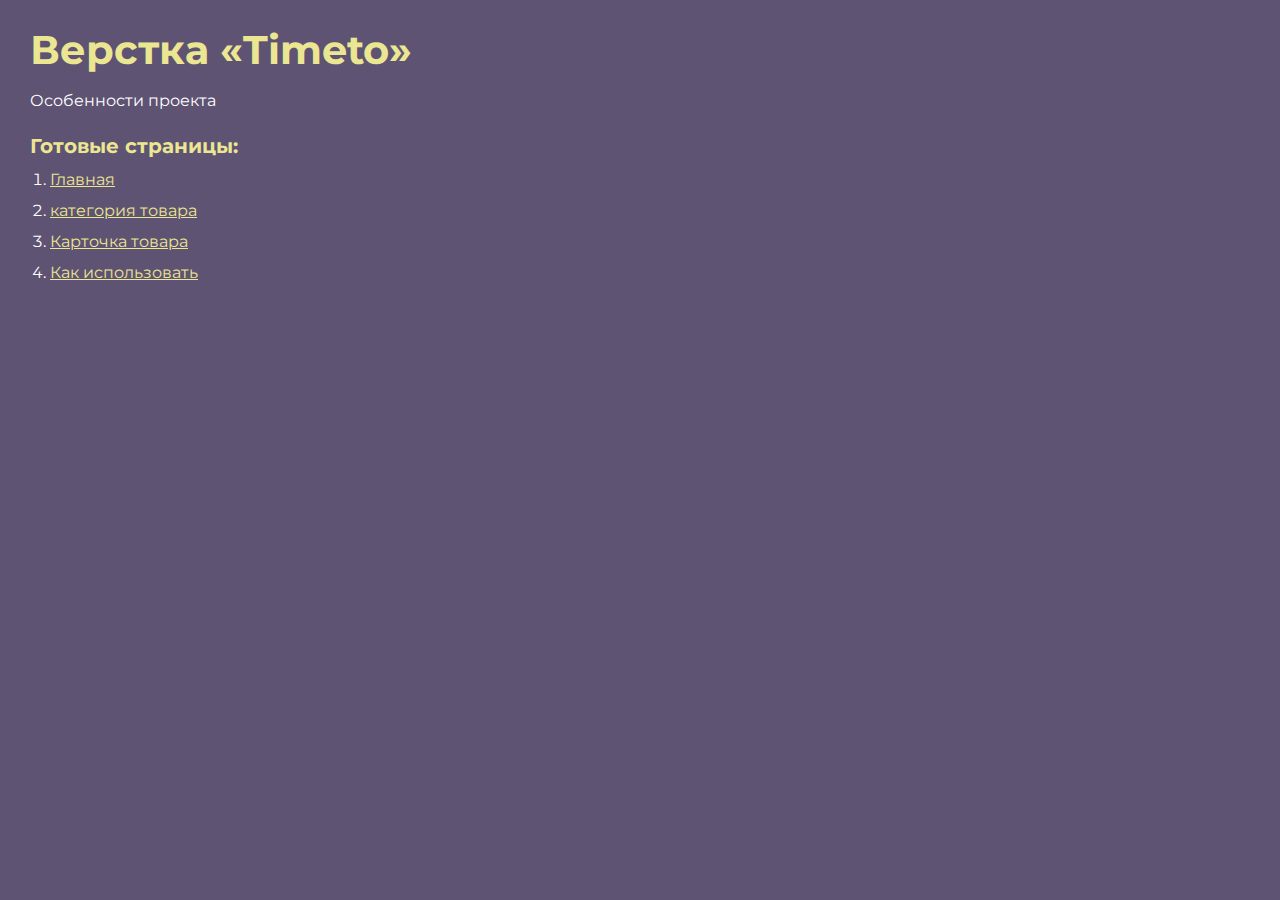
<file: index.html>
<!DOCTYPE html>
<html>

<head>
	<meta charset="UTF-8">
	<meta name="viewport" content="width=device-width, initial-scale=1.0">
	<title>Верстка «Timeto»</title>
</head>

<body>
	<div class="rootpage">
		<h1>Верстка «Timeto»</h1>
		<div class="rootpage__info">
			Особенности проекта
		</div>
		<h2>Готовые страницы:</h2>
		<ol class="rootpage__list">
			<li><a target="_blank" href="home.html">Главная</a></li>
			<li><a target="_blank" href="catalog-single.html">категория товара</a></li>
			<li><a target="_blank" href="product.html">Карточка товара</a></li>
			<li><a target="_blank" href="use.html">Как использовать</a></li>
		</ol>
		
		
	</div>
</body>
<style>
	@charset "UTF-8";
	@import url("https://fonts.googleapis.com/css?family=Montserrat:regular,700&display=swap");

	*,
	*::before,
	*::after {
		padding: 0px;
		margin: 0px;
		border: 0px;
		box-sizing: border-box;
	}

	html,
	body {
		height: 100%;
		margin: 0;
		padding: 0;
		min-width: 320px;
		width: 100%;
		color: #fff;
		background-color: #5e5373;
	}

	body {
		font-family: Montserrat;
		font-size: 100%;
		line-height: 1;
		font-size: 1rem;
	}

	a {
		text-decoration: underline;
		color: #ebe691
	}

	a:visited {
		text-decoration: underline;
		color: #aaa768;
	}

	a:hover {
		text-decoration: none;
	}

	ul li {
		list-style: none;
	}

	img {
		vertical-align: top;
	}

	.wrapper {
		width: 100%;
		min-height: 100%;
		overflow: hidden;
	}

	.rootpage {
		padding: 30px;
		display: flex;
		flex-direction: column;
		align-items: flex-start;
	}

	@media (max-width: 767px) {
		.rootpage {
			padding: 30px 15px;
		}
	}

	h1 {
		color: #ebe691;
		font-size: 2.5rem;
		margin: 0px 0px 1.25rem 0px;
	}

	@media (max-width: 767px) {
		h1 {
			font-size: 1.85rem;
			margin: 0px 0px 1.25rem 0px;
		}
	}

	h2 {
		color: #ebe691;
		font-size: 1.25rem;
		margin: 0px 0px 1rem 0px;
	}

	@media (max-width: 767px) {
		h2 {
			font-size: 1.125rem;
			margin: 0px 0px 1rem 0px;
		}
	}

	.rootpage__info {
		line-height: 140%;
		margin: 0px 0px 1.5rem 0px;
	}

	.rootpage__list {
		margin: 0px 0px 2.25rem 1.25rem;
	}

	.rootpage__list li:not(:last-child) {
		margin: 0px 0px 15px 0px;
	}

	.rootpage__contacts,
	.rootpage__tnx {
		border-radius: 200px;
		padding: 20px 65px;
		line-height: 140%;
	}

	@media (max-width: 767px) {

		.rootpage__contacts,
		.rootpage__tnx {
			border-radius: 40px;
			padding: 20px;
		}
	}

	.rootpage__contacts {
		background: #32b5a4;

	}

	.rootpage__contacts a {
		color: #ebe691;
	}

	.rootpage__tnx {
		background: #c22d63;
		margin: 0px 0px 1rem 0px;
	}
</style>

</html>
</file>
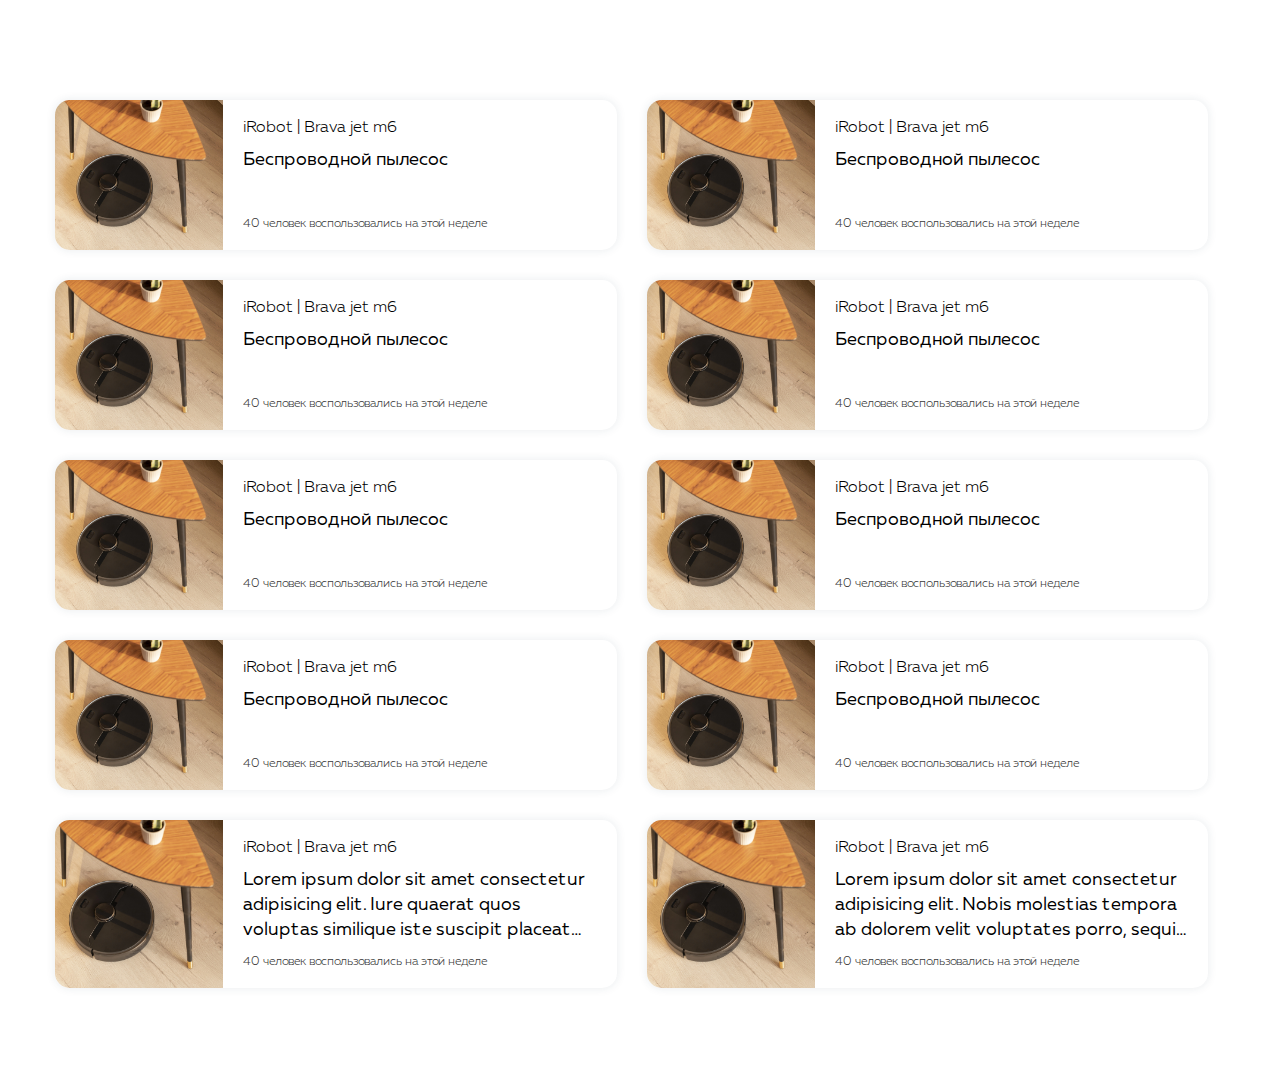
<file: catalog-single.html>
<!DOCTYPE html>
<html lang="ru">

<head>
	<title>категория</title>
	<meta charset="UTF-8">
	<meta name="format-detection" content="telephone=no">
	<!-- <style>body{opacity: 0;}</style> -->
	<link rel="stylesheet" href="css/style.css">
	<link rel="shortcut icon" href="favicon.ico">
	<!-- <meta name="robots" content="noindex, nofollow"> -->
	<meta name="viewport" content="width=device-width, initial-scale=1.0">
</head>

<body>
	<div class="wrapper">
		<header class="header">
			<div class="header__container">
			</div>
		</header>
		<main class="page">
			<section class="catalog-single">
				<div class="catalog-single__container">
					<ul class="catalog-single__list">
						<li class="catalog-single__item">

							<div class="catalog-single__img">
								<picture><source srcset="img/robot.webp" type="image/webp"><img src="img/robot.jpg" alt="Lorem"></picture>
							</div>
							<div class="catalog-single__content">
								<a href="product.html" class="catalog-single__name">iRobot | Brava jet m6</a>
								<h2 class="catalog-single__title"> Беспроводной пылесос</h2>
								<p class="catalog-single__counter">
									<span class="catalog-single__counter-num">40</span> человек воспользовались на этой неделе
								</p>
							</div>

						</li>
						<li class="catalog-single__item">
							<div class="catalog-single__img">
								<picture><source srcset="img/robot.webp" type="image/webp"><img src="img/robot.jpg" alt="Lorem"></picture>
							</div>
							<div class="catalog-single__content">
								<a href="" class="catalog-single__name">iRobot | Brava jet m6</a>
								<h2 class="catalog-single__title"> Беспроводной пылесос</h2>
								<p class="catalog-single__counter">
									<span class="catalog-single__counter-num">40</span> человек воспользовались на этой неделе
								</p>
							</div>
						</li>
						<li class="catalog-single__item">
							<div class="catalog-single__img">
								<picture><source srcset="img/robot.webp" type="image/webp"><img src="img/robot.jpg" alt="Lorem"></picture>
							</div>
							<div class="catalog-single__content">
								<a href="" class="catalog-single__name">iRobot | Brava jet m6</a>
								<h2 class="catalog-single__title"> Беспроводной пылесос</h2>
								<p class="catalog-single__counter">
									<span class="catalog-single__counter-num">40</span> человек воспользовались на этой неделе
								</p>
							</div>
						</li>
						<li class="catalog-single__item">
							<div class="catalog-single__img">
								<picture><source srcset="img/robot.webp" type="image/webp"><img src="img/robot.jpg" alt="Lorem"></picture>
							</div>
							<div class="catalog-single__content">
								<a href="" class="catalog-single__name">iRobot | Brava jet m6</a>
								<h2 class="catalog-single__title"> Беспроводной пылесос</h2>
								<p class="catalog-single__counter">
									<span class="catalog-single__counter-num">40</span> человек воспользовались на этой неделе
								</p>
							</div>
						</li>
						<li class="catalog-single__item">
							<div class="catalog-single__img">
								<picture><source srcset="img/robot.webp" type="image/webp"><img src="img/robot.jpg" alt="Lorem"></picture>
							</div>
							<div class="catalog-single__content">
								<a href="" class="catalog-single__name">iRobot | Brava jet m6</a>
								<h2 class="catalog-single__title"> Беспроводной пылесос</h2>
								<p class="catalog-single__counter">
									<span class="catalog-single__counter-num">40</span> человек воспользовались на этой неделе
								</p>
							</div>
						</li>
						<li class="catalog-single__item">
							<div class="catalog-single__img">
								<picture><source srcset="img/robot.webp" type="image/webp"><img src="img/robot.jpg" alt="Lorem"></picture>
							</div>
							<div class="catalog-single__content">
								<a href="" class="catalog-single__name">iRobot | Brava jet m6</a>
								<h2 class="catalog-single__title"> Беспроводной пылесос</h2>
								<p class="catalog-single__counter">
									<span class="catalog-single__counter-num">40</span> человек воспользовались на этой неделе
								</p>
							</div>
						</li>
						<li class="catalog-single__item">
							<div class="catalog-single__img">
								<picture><source srcset="img/robot.webp" type="image/webp"><img src="img/robot.jpg" alt="Lorem"></picture>
							</div>
							<div class="catalog-single__content">
								<a href="" class="catalog-single__name">iRobot | Brava jet m6</a>
								<h2 class="catalog-single__title"> Беспроводной пылесос</h2>
								<p class="catalog-single__counter">
									<span class="catalog-single__counter-num">40</span> человек воспользовались на этой неделе
								</p>
							</div>
						</li>
						<li class="catalog-single__item">
							<div class="catalog-single__img">
								<picture><source srcset="img/robot.webp" type="image/webp"><img src="img/robot.jpg" alt="Lorem"></picture>
							</div>
							<div class="catalog-single__content">
								<a href="" class="catalog-single__name">iRobot | Brava jet m6</a>
								<h2 class="catalog-single__title"> Беспроводной пылесос</h2>
								<p class="catalog-single__counter">
									<span class="catalog-single__counter-num">40</span> человек воспользовались на этой неделе
								</p>
							</div>
						</li>
						<li class="catalog-single__item">
							<div class="catalog-single__img">
								<picture><source srcset="img/robot.webp" type="image/webp"><img src="img/robot.jpg" alt="Lorem"></picture>
							</div>
							<div class="catalog-single__content">
								<a href="" class="catalog-single__name">iRobot | Brava jet m6</a>
								<h2 class="catalog-single__title"> Lorem ipsum dolor sit amet consectetur adipisicing elit. Iure quaerat quos voluptas similique iste suscipit placeat repudiandae enim quibusdam unde.</h2>
								<p class="catalog-single__counter">
									<span class="catalog-single__counter-num">40</span> человек воспользовались на этой неделе
								</p>
							</div>
						</li>
						<li class="catalog-single__item">
							<div class="catalog-single__img">
								<picture><source srcset="img/robot.webp" type="image/webp"><img src="img/robot.jpg" alt="Lorem"></picture>
							</div>
							<div class="catalog-single__content">
								<a href="" class="catalog-single__name">iRobot | Brava jet m6</a>
								<h2 class="catalog-single__title"> Lorem ipsum dolor sit amet consectetur adipisicing elit. Nobis molestias tempora ab dolorem velit voluptates porro, sequi facere sit, placeat minus! Adipisci, fugit? Id, nam quibusdam. Vel culpa alias, similique quam numquam, quos ipsa quas ipsam accusantium aspernatur repellat magni itaque praesentium asperiores nostrum sit est ipsum dolor velit mollitia!</h2>
								<p class="catalog-single__counter">
									<span class="catalog-single__counter-num">40</span> человек воспользовались на этой неделе
								</p>
							</div>
						</li>
					</ul>
				</div>
			</section>
		</main>
		<footer class="footer">
			<div class="footer__container">
			</div>
		</footer>
	</div>
	<div id="popup" aria-hidden="true" class="popup">
		<div class="popup__wrapper">
			<div class="popup__content">
				<button data-close type="button" class="popup__close">X</button>
				<div class="popup__text">
					<h3 class="popup__title">Ручной пылесос</h3>
					<p class="popup__coast">Стоимость аренды</p>
					<h4 class="popup__sub-title">Как считаем?</h4>
					<p class="popup__info">Lorem ipsum dolor sit amet consectetur adipisicing elit. Labore minima quidem modi voluptates necessitatibus nesciunt, debitis saepe recusandae aliquam! Inventore officiis nihil obcaecati aliquam deleniti, omnis doloribus, voluptatum quae ullam perspiciatis molestiae ipsam tenetur nisi quas vel est quibusdam. Repellat saepe magni dignissimos nisi, minus iste doloremque impedit, ullam cumque minima ipsa incidunt rem deserunt, illum exercitationem tempora itaque veritatis officiis natus quae reprehenderit harum adipisci quaerat! Eaque qui molestiae explicabo quis accusamus, consequuntur ut numquam doloremque ullam odio cumque!
					</p>
					<h4 class="popup__sub-title">Как произведем расчет?</h4>
					<p class="popup__info">Lorem ipsum, dolor sit amet consectetur adipisicing elit. Obcaecati officia consectetur illo optio et corporis laboriosam nemo quos facilis, odit doloremque ratione, animi accusamus distinctio ducimus voluptatem incidunt est! Nam fugit pariatur tenetur error tempora dolor nemo rerum dolorum libero at distinctio, perferendis aliquid veritatis, voluptatem laudantium fugiat rem? Iste eius expedita reiciendis distinctio magnam libero. Aliquid assumenda reprehenderit laboriosam exercitationem iste! Nihil voluptate corrupti, vero voluptatum repellat quo recusandae quam eligendi veritatis quia, cum doloremque. Qui aliquam sequi quis, facilis porro saepe dolores reprehenderit accusantium repellendus tenetur fugit dicta ea accusamus dolor harum excepturi sint id esse nobis illum.</p>
				</div>
			</div>
		</div>
	</div>


	<script src="js/app.min.js?_v=20230413123710"></script>
</body>

</html>
</file>
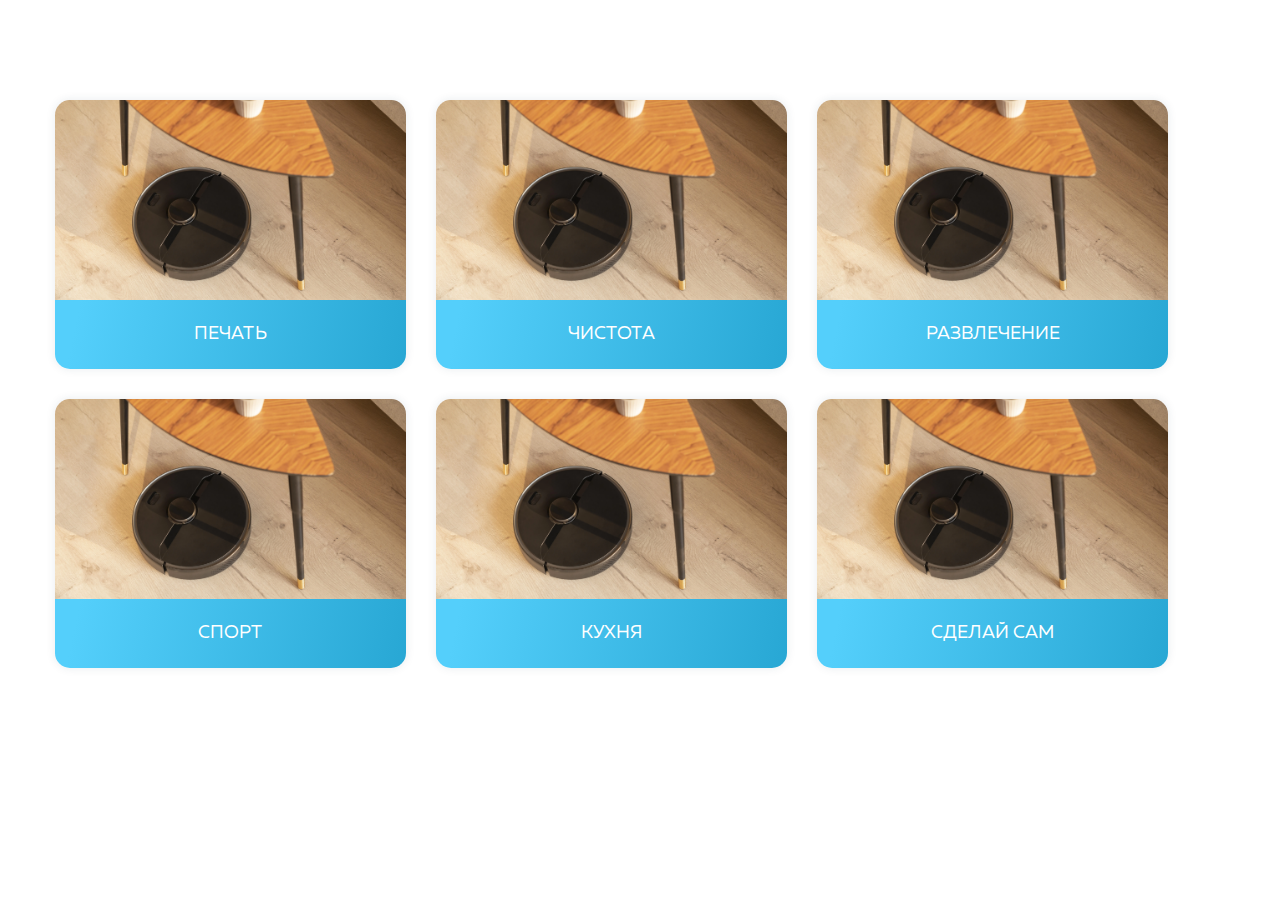
<file: home.html>
<!DOCTYPE html>
<html lang="ru">

<head>
	<title>каталог</title>
	<meta charset="UTF-8">
	<meta name="format-detection" content="telephone=no">
	<!-- <style>body{opacity: 0;}</style> -->
	<link rel="stylesheet" href="css/style.css">
	<link rel="shortcut icon" href="favicon.ico">
	<!-- <meta name="robots" content="noindex, nofollow"> -->
	<meta name="viewport" content="width=device-width, initial-scale=1.0">
</head>

<body>
	<div class="wrapper">
		<header class="header">
			<div class="header__container">
			</div>
		</header>
		<main class="page">
			<section class="catalog">
				<div class="catalog__container">
					<ul class="catalog__list">
						<li class="catalog__item">
							<a href="catalog-single.html" class="catalog__link">
								<div class="catalog__img">
									<picture><source srcset="img/robot.webp" type="image/webp"><img src="img/robot.jpg" alt="Lorem"></picture>
								</div>
								<div class="catalog__title">
									<h2 class="">Печать</h2>
								</div>
							</a>
						</li>
						<li class="catalog__item">
							<a href="" class="catalog__link">
								<div class="catalog__img">
									<picture><source srcset="img/robot.webp" type="image/webp"><img src="img/robot.jpg" alt="Lorem"></picture>
								</div>
								<div class="catalog__title">
									<h2 class="">Чистота</h2>
								</div>
							</a>
						</li>
						<li class="catalog__item">
							<a href="" class="catalog__link">
								<div class="catalog__img">
									<picture><source srcset="img/robot.webp" type="image/webp"><img src="img/robot.jpg" alt="Lorem"></picture>
								</div>
								<div class="catalog__title">
									<h2 class="">Развлечение</h2>
								</div>
							</a>
						</li>
						<li class="catalog__item">
							<a href="" class="catalog__link">
								<div class="catalog__img">
									<picture><source srcset="img/robot.webp" type="image/webp"><img src="img/robot.jpg" alt="Lorem"></picture>
								</div>
								<div class="catalog__title">
									<h2 class="">Спорт</h2>
								</div>
							</a>
						</li>
						<li class="catalog__item">
							<a href="" class="catalog__link">
								<div class="catalog__img">
									<picture><source srcset="img/robot.webp" type="image/webp"><img src="img/robot.jpg" alt="Lorem"></picture>
								</div>
								<div class="catalog__title">
									<h2 class="">Кухня</h2>
								</div>
							</a>
						</li>
						<li class="catalog__item">
							<a href="" class="catalog__link">
								<div class="catalog__img">
									<picture><source srcset="img/robot.webp" type="image/webp"><img src="img/robot.jpg" alt="Lorem"></picture>
								</div>
								<div class="catalog__title">
									<h2 class="">Сделай сам</h2>
								</div>
							</a>
						</li>
					</ul>
				</div>
			</section>
		</main>
		<footer class="footer">
			<div class="footer__container">
			</div>
		</footer>
	</div>
	<div id="popup" aria-hidden="true" class="popup">
		<div class="popup__wrapper">
			<div class="popup__content">
				<button data-close type="button" class="popup__close">X</button>
				<div class="popup__text">
					<h3 class="popup__title">Ручной пылесос</h3>
					<p class="popup__coast">Стоимость аренды</p>
					<h4 class="popup__sub-title">Как считаем?</h4>
					<p class="popup__info">Lorem ipsum dolor sit amet consectetur adipisicing elit. Labore minima quidem modi voluptates necessitatibus nesciunt, debitis saepe recusandae aliquam! Inventore officiis nihil obcaecati aliquam deleniti, omnis doloribus, voluptatum quae ullam perspiciatis molestiae ipsam tenetur nisi quas vel est quibusdam. Repellat saepe magni dignissimos nisi, minus iste doloremque impedit, ullam cumque minima ipsa incidunt rem deserunt, illum exercitationem tempora itaque veritatis officiis natus quae reprehenderit harum adipisci quaerat! Eaque qui molestiae explicabo quis accusamus, consequuntur ut numquam doloremque ullam odio cumque!
					</p>
					<h4 class="popup__sub-title">Как произведем расчет?</h4>
					<p class="popup__info">Lorem ipsum, dolor sit amet consectetur adipisicing elit. Obcaecati officia consectetur illo optio et corporis laboriosam nemo quos facilis, odit doloremque ratione, animi accusamus distinctio ducimus voluptatem incidunt est! Nam fugit pariatur tenetur error tempora dolor nemo rerum dolorum libero at distinctio, perferendis aliquid veritatis, voluptatem laudantium fugiat rem? Iste eius expedita reiciendis distinctio magnam libero. Aliquid assumenda reprehenderit laboriosam exercitationem iste! Nihil voluptate corrupti, vero voluptatum repellat quo recusandae quam eligendi veritatis quia, cum doloremque. Qui aliquam sequi quis, facilis porro saepe dolores reprehenderit accusantium repellendus tenetur fugit dicta ea accusamus dolor harum excepturi sint id esse nobis illum.</p>
				</div>
			</div>
		</div>
	</div>


	<script src="js/app.min.js?_v=20230413123710"></script>
</body>

</html>
</file>
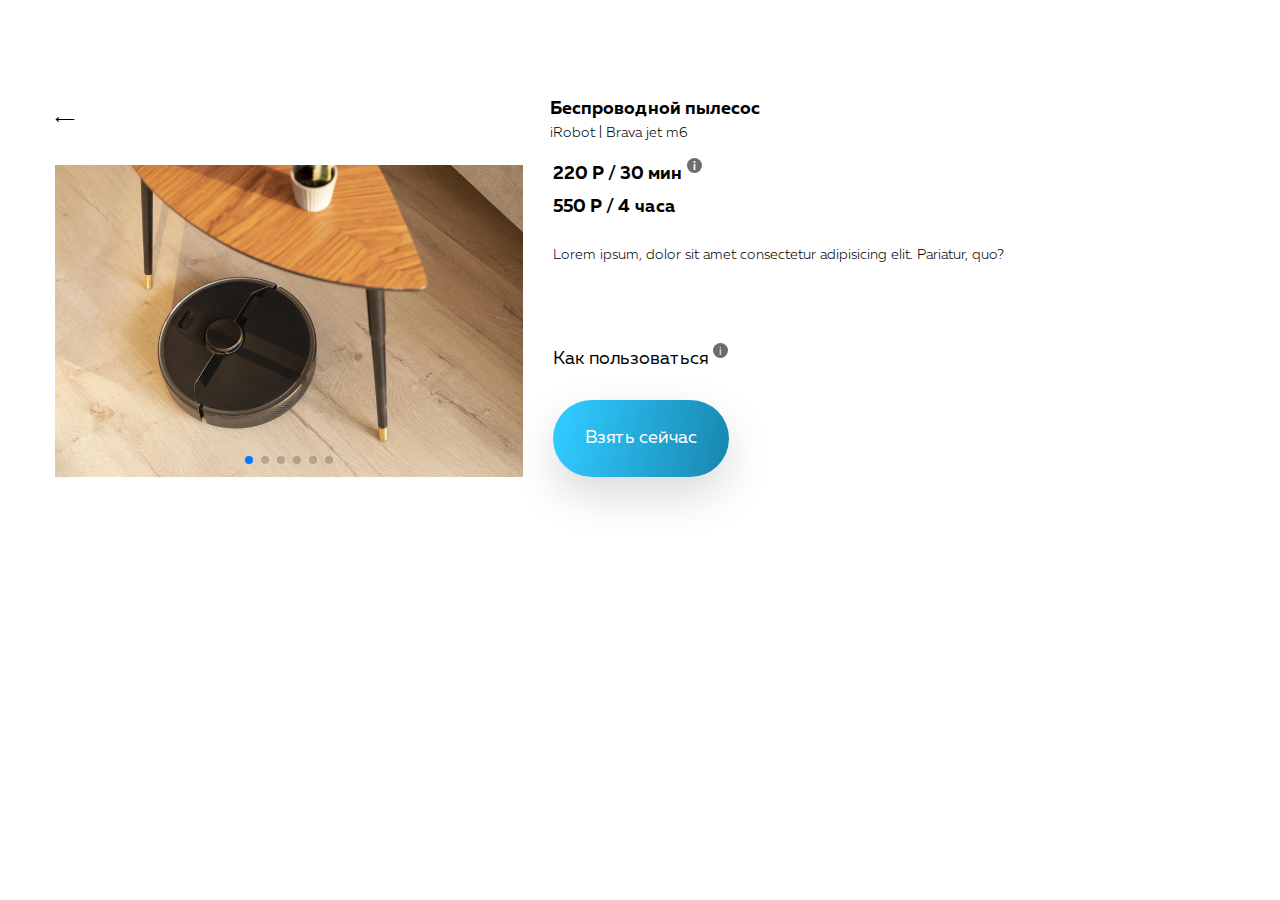
<file: product.html>
<!DOCTYPE html>
<html lang="ru">

<head>
	<title>продукт</title>
	<meta charset="UTF-8">
	<meta name="format-detection" content="telephone=no">
	<!-- <style>body{opacity: 0;}</style> -->
	<link rel="stylesheet" href="css/style.css">
	<link rel="shortcut icon" href="favicon.ico">
	<!-- <meta name="robots" content="noindex, nofollow"> -->
	<meta name="viewport" content="width=device-width, initial-scale=1.0">
</head>

<body>
	<div class="wrapper">
		<header class="header">
			<div class="header__container">
			</div>
		</header>
		<main class="page">
			<section class="product">
				<div class="product__container">
					<div class="product__top">
						<a href="catalog-single.html" class="product__link-back">&#10229;</a>
						<div class="product__name">
							<h1 class="product__title">Беспроводной пылесос</h1>
							<p class="product__sub-title">iRobot | Brava jet m6</p>
						</div>
					</div>
					<div class="product__content">
						<!-- Оболочка слайдера -->
						<div class="product__slider swiper">
							<!-- Двигающееся часть слайдера -->
							<div class="product__wrapper swiper-wrapper">
								<!-- Слайд -->
								<div class="product__slide swiper-slide">
									<picture><source srcset="img/robot.webp" type="image/webp"><img src="img/robot.jpg" alt="Lorem"></picture>
								</div>
								<!-- Слайд -->
								<div class="product__slide swiper-slide">
									<picture><source srcset="img/robot.webp" type="image/webp"><img src="img/robot.jpg" alt="Lorem"></picture>
								</div>
								<!-- Слайд -->
								<div class="product__slide swiper-slide">
									<picture><source srcset="img/robot.webp" type="image/webp"><img src="img/robot.jpg" alt="Lorem"></picture>
								</div>
								<!-- Слайд -->
								<div class="product__slide swiper-slide">
									<picture><source srcset="img/robot.webp" type="image/webp"><img src="img/robot.jpg" alt="Lorem"></picture>
								</div>
								<!-- Слайд -->
								<div class="product__slide swiper-slide">
									<picture><source srcset="img/robot.webp" type="image/webp"><img src="img/robot.jpg" alt="Lorem"></picture>
								</div>
								<!-- Слайд -->
								<div class="product__slide swiper-slide">
									<picture><source srcset="img/robot.webp" type="image/webp"><img src="img/robot.jpg" alt="Lorem"></picture>
								</div>
							</div>
							<!-- Если нужна пагинация -->
							<div class="swiper-pagination"></div>
						</div>
						<div class="product__body">
							<a href="" class="product__tax-min" data-popup="#popup">220 Р / 30 мин</a>
							<p class="product__tax-hours">550 Р / 4 часа</p>
							<p class="product__text">
								Lorem ipsum, dolor sit amet consectetur adipisicing elit. Pariatur, quo?</p>
							<a href="use.html" class="product__link-use">Как пользоваться</a>
							<button class="product__btn">Взять сейчас</button>
						</div>
					</div>
				</div>
			</section>
		</main>
		<footer class="footer">
			<div class="footer__container">
			</div>
		</footer>
	</div>
	<div id="popup" aria-hidden="true" class="popup">
		<div class="popup__wrapper">
			<div class="popup__content">
				<button data-close type="button" class="popup__close">X</button>
				<div class="popup__text">
					<h3 class="popup__title">Ручной пылесос</h3>
					<p class="popup__coast">Стоимость аренды</p>
					<h4 class="popup__sub-title">Как считаем?</h4>
					<p class="popup__info">Lorem ipsum dolor sit amet consectetur adipisicing elit. Labore minima quidem modi voluptates necessitatibus nesciunt, debitis saepe recusandae aliquam! Inventore officiis nihil obcaecati aliquam deleniti, omnis doloribus, voluptatum quae ullam perspiciatis molestiae ipsam tenetur nisi quas vel est quibusdam. Repellat saepe magni dignissimos nisi, minus iste doloremque impedit, ullam cumque minima ipsa incidunt rem deserunt, illum exercitationem tempora itaque veritatis officiis natus quae reprehenderit harum adipisci quaerat! Eaque qui molestiae explicabo quis accusamus, consequuntur ut numquam doloremque ullam odio cumque!
					</p>
					<h4 class="popup__sub-title">Как произведем расчет?</h4>
					<p class="popup__info">Lorem ipsum, dolor sit amet consectetur adipisicing elit. Obcaecati officia consectetur illo optio et corporis laboriosam nemo quos facilis, odit doloremque ratione, animi accusamus distinctio ducimus voluptatem incidunt est! Nam fugit pariatur tenetur error tempora dolor nemo rerum dolorum libero at distinctio, perferendis aliquid veritatis, voluptatem laudantium fugiat rem? Iste eius expedita reiciendis distinctio magnam libero. Aliquid assumenda reprehenderit laboriosam exercitationem iste! Nihil voluptate corrupti, vero voluptatum repellat quo recusandae quam eligendi veritatis quia, cum doloremque. Qui aliquam sequi quis, facilis porro saepe dolores reprehenderit accusantium repellendus tenetur fugit dicta ea accusamus dolor harum excepturi sint id esse nobis illum.</p>
				</div>
			</div>
		</div>
	</div>


	<script src="js/app.min.js?_v=20230413123710"></script>
</body>

</html>
</file>
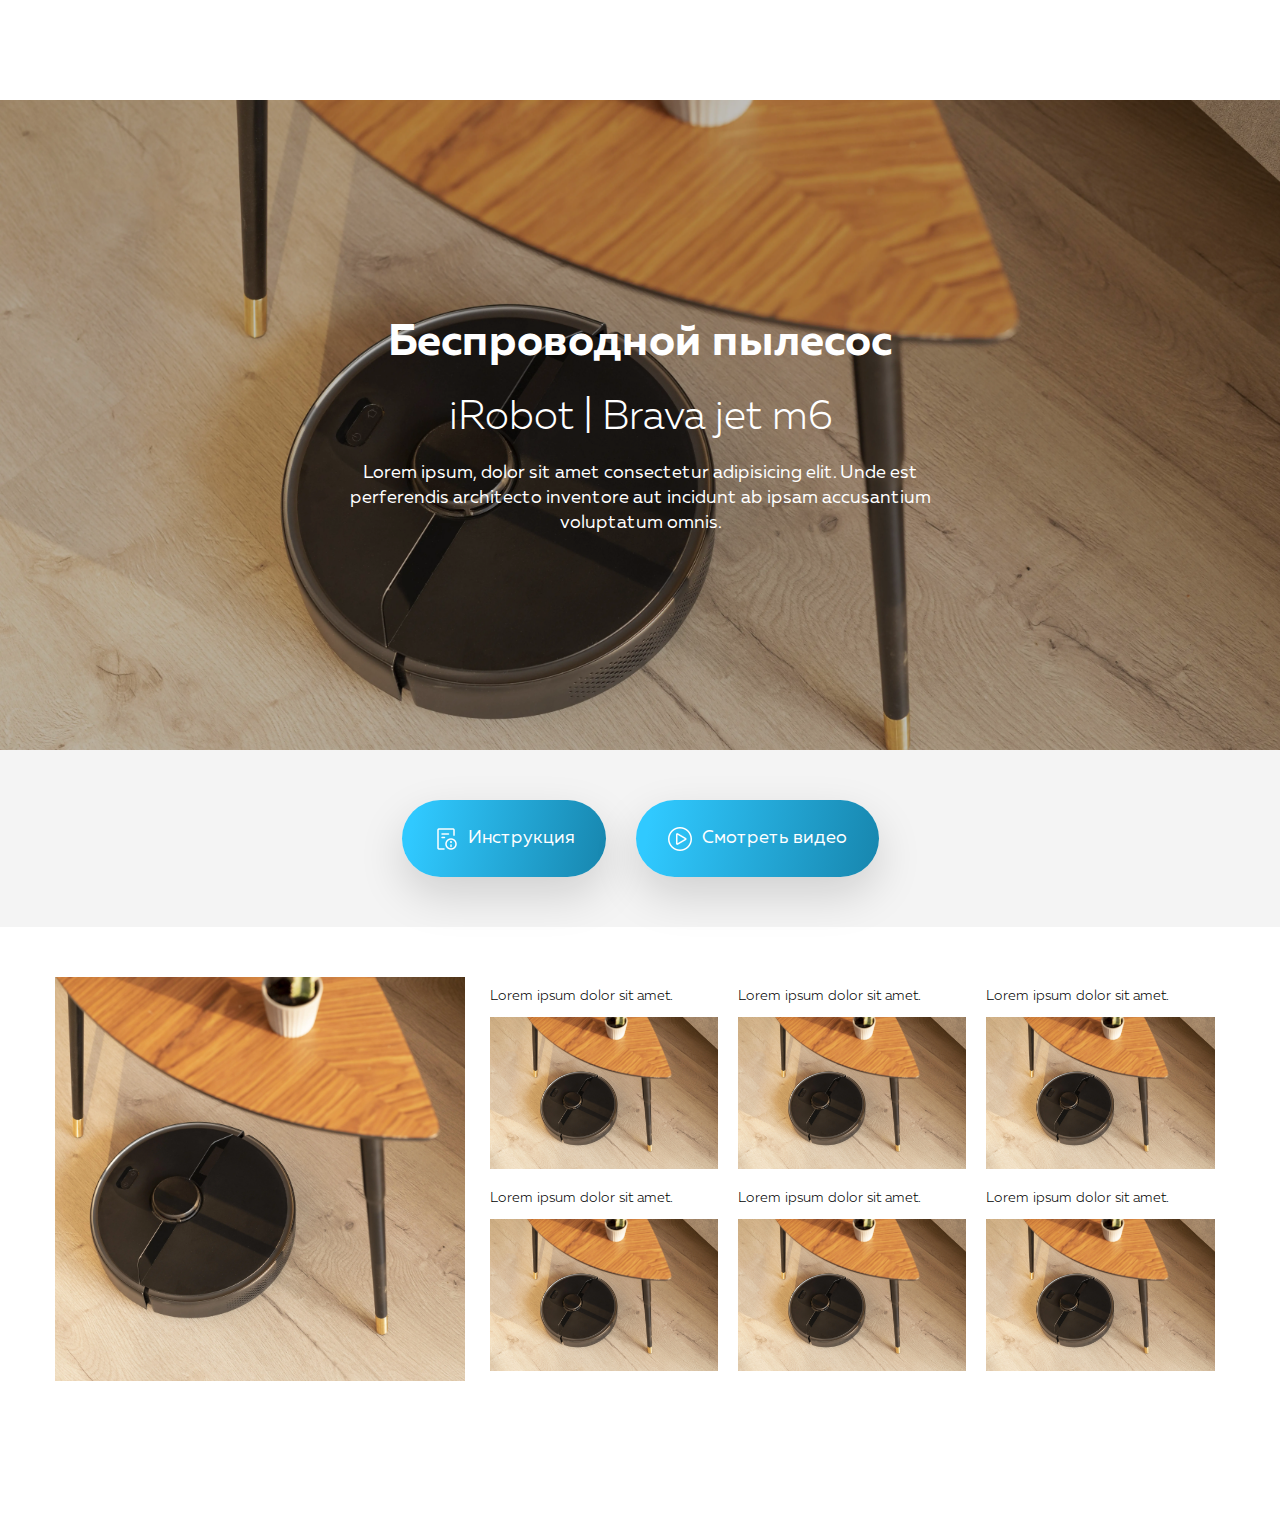
<file: use.html>
<!DOCTYPE html>
<html lang="ru">

<head>
	<title>как пользоваться</title>
	<meta charset="UTF-8">
	<meta name="format-detection" content="telephone=no">
	<!-- <style>body{opacity: 0;}</style> -->
	<link rel="stylesheet" href="css/style.css">
	<link rel="shortcut icon" href="favicon.ico">
	<!-- <meta name="robots" content="noindex, nofollow"> -->
	<meta name="viewport" content="width=device-width, initial-scale=1.0">
</head>

<body>
	<div class="wrapper">
		<header class="header">
			<div class="header__container">
			</div>
		</header>
		<main class="page">
			<section class="use">
				<div class="use__banner">
					<picture><source srcset="img/robot.webp" type="image/webp"><img src="img/robot.jpg" alt="Lorem"></picture>
					<div class="use__name">
						<h1 class="use__title">Беспроводной пылесос</h1>
						<p class="use__sub-title">iRobot | Brava jet m6</p>
						<p class="use__slogan">Lorem ipsum, dolor sit amet consectetur adipisicing elit. Unde est perferendis architecto inventore aut incidunt ab ipsam accusantium voluptatum omnis.</p>
					</div>
				</div>
				<div class="use__controls">
					<a href="" class="use__btn use__btn_info" target="_blank">Инструкция</a>
					<a href="" class="use__btn use__btn_video" target="_blank">Смотреть видео</a>
				</div>
				<div class="use__container">
					<div class="use__complectations complectations">
						<div class="complectations__inner">
							<div class="complectations__left">
								<picture><source srcset="img/robot.webp" type="image/webp"><img src="img/robot.jpg" alt="Lorem"></picture>
							</div>
							<div class="complectations__right">
								<div class="complectations__item">
									<div class="complectations__content">
										<p>Lorem ipsum dolor sit amet.</p>
									</div>
									<div class="complectations__img">
										<picture><source srcset="img/robot.webp" type="image/webp"><img src="img/robot.jpg" alt="Lorem"></picture>
									</div>
								</div>
								<div class="complectations__item">
									<div class="complectations__content">
										<p>Lorem ipsum dolor sit amet.</p>
									</div>
									<div class="complectations__img">
										<picture><source srcset="img/robot.webp" type="image/webp"><img src="img/robot.jpg" alt="Lorem"></picture>
									</div>
								</div>
								<div class="complectations__item">
									<div class="complectations__content">
										<p>Lorem ipsum dolor sit amet.</p>
									</div>
									<div class="complectations__img">
										<picture><source srcset="img/robot.webp" type="image/webp"><img src="img/robot.jpg" alt="Lorem"></picture>
									</div>
								</div>
								<div class="complectations__item">
									<div class="complectations__content">
										<p>Lorem ipsum dolor sit amet.</p>
									</div>
									<div class="complectations__img">
										<picture><source srcset="img/robot.webp" type="image/webp"><img src="img/robot.jpg" alt="Lorem"></picture>
									</div>
								</div>
								<div class="complectations__item">
									<div class="complectations__content">
										<p>Lorem ipsum dolor sit amet.</p>
									</div>
									<div class="complectations__img">
										<picture><source srcset="img/robot.webp" type="image/webp"><img src="img/robot.jpg" alt="Lorem"></picture>
									</div>
								</div>
								<div class="complectations__item">
									<div class="complectations__content">
										<p>Lorem ipsum dolor sit amet.</p>
									</div>
									<div class="complectations__img">
										<picture><source srcset="img/robot.webp" type="image/webp"><img src="img/robot.jpg" alt="Lorem"></picture>
									</div>
								</div>
							</div>
						</div>
					</div>

				</div>
			</section>
		</main>
		<footer class="footer">
			<div class="footer__container">
			</div>
		</footer>
	</div>
	<div id="popup" aria-hidden="true" class="popup">
		<div class="popup__wrapper">
			<div class="popup__content">
				<button data-close type="button" class="popup__close">X</button>
				<div class="popup__text">
					<h3 class="popup__title">Ручной пылесос</h3>
					<p class="popup__coast">Стоимость аренды</p>
					<h4 class="popup__sub-title">Как считаем?</h4>
					<p class="popup__info">Lorem ipsum dolor sit amet consectetur adipisicing elit. Labore minima quidem modi voluptates necessitatibus nesciunt, debitis saepe recusandae aliquam! Inventore officiis nihil obcaecati aliquam deleniti, omnis doloribus, voluptatum quae ullam perspiciatis molestiae ipsam tenetur nisi quas vel est quibusdam. Repellat saepe magni dignissimos nisi, minus iste doloremque impedit, ullam cumque minima ipsa incidunt rem deserunt, illum exercitationem tempora itaque veritatis officiis natus quae reprehenderit harum adipisci quaerat! Eaque qui molestiae explicabo quis accusamus, consequuntur ut numquam doloremque ullam odio cumque!
					</p>
					<h4 class="popup__sub-title">Как произведем расчет?</h4>
					<p class="popup__info">Lorem ipsum, dolor sit amet consectetur adipisicing elit. Obcaecati officia consectetur illo optio et corporis laboriosam nemo quos facilis, odit doloremque ratione, animi accusamus distinctio ducimus voluptatem incidunt est! Nam fugit pariatur tenetur error tempora dolor nemo rerum dolorum libero at distinctio, perferendis aliquid veritatis, voluptatem laudantium fugiat rem? Iste eius expedita reiciendis distinctio magnam libero. Aliquid assumenda reprehenderit laboriosam exercitationem iste! Nihil voluptate corrupti, vero voluptatum repellat quo recusandae quam eligendi veritatis quia, cum doloremque. Qui aliquam sequi quis, facilis porro saepe dolores reprehenderit accusantium repellendus tenetur fugit dicta ea accusamus dolor harum excepturi sint id esse nobis illum.</p>
				</div>
			</div>
		</div>
	</div>


	<script src="js/app.min.js?_v=20230413123710"></script>
</body>

</html>
</file>
<file: css/style.css>
@charset "UTF-8";
@font-face {
  font-family: "Muller";
  font-display: swap;
  src: url("../fonts/MullerLight.woff2") format("woff2"), url("../fonts/MullerLight.woff") format("woff");
  font-weight: 300;
  font-style: normal;
}
@font-face {
  font-family: "Muller";
  font-display: swap;
  src: url("../fonts/MullerRegular.woff2") format("woff2"), url("../fonts/MullerRegular.woff") format("woff");
  font-weight: 400;
  font-style: normal;
}
@font-face {
  font-family: "Muller";
  font-display: swap;
  src: url("../fonts/MullerBold.woff2") format("woff2"), url("../fonts/MullerBold.woff") format("woff");
  font-weight: 700;
  font-style: normal;
}
* {
  padding: 0px;
  margin: 0px;
  border: 0px;
}

*,
*:before,
*:after {
  box-sizing: border-box;
}

html,
body {
  height: 100%;
  min-width: 320px;
}

body {
  color: #000;
  line-height: 1;
  font-family: "Muller";
  font-size: 0.875rem;
  -ms-text-size-adjust: 100%;
  -moz-text-size-adjust: 100%;
  -webkit-text-size-adjust: 100%;
  -webkit-font-smoothing: antialiased;
  -moz-osx-font-smoothing: grayscale;
}

input,
button,
textarea {
  font-family: "Muller";
  font-size: inherit;
}

button {
  cursor: pointer;
  color: inherit;
  background-color: inherit;
}

a {
  color: inherit;
}

a:link,
a:visited {
  text-decoration: none;
}

a:hover {
  text-decoration: none;
}

ul li {
  list-style: none;
}

img {
  vertical-align: top;
}

h1,
h2,
h3,
h4,
h5,
h6 {
  font-weight: inherit;
  font-size: inherit;
}

.lock body {
  overflow: hidden;
  touch-action: none;
}
.wrapper {
  min-height: 100%;
  display: flex;
  flex-direction: column;
  overflow: hidden;
}
.wrapper > main {
  flex: 1 1 auto;
}
.wrapper > * {
  min-width: 0;
}

/*
(i) Стили будут применяться ко 
всем классам содержащим *__container
Например header__container, main__container и т.д.
Снипет (HTML): cnt
*/
[class*=__container] {
  max-width: 73.125rem;
  box-sizing: content-box;
  margin: 0 auto;
  padding: 0 0.9375rem;
}

body::after {
  content: "";
  background-color: rgba(0, 0, 0, 0.5);
  position: fixed;
  width: 100%;
  height: 100%;
  top: 0;
  left: 0;
  opacity: 0;
  transition: opacity 0.8s ease 0s;
  pointer-events: none;
  z-index: 149;
}

body.popup-show::after {
  opacity: 1;
}

.popup {
  position: fixed;
  top: 0;
  left: 0;
  bottom: 0;
  right: 0;
  padding: 30px 10px;
  transition: visibility 0.8s ease 0s;
  visibility: hidden;
  pointer-events: none;
}

.popup_show {
  z-index: 150;
  visibility: visible;
  overflow: auto;
  pointer-events: auto;
}

.popup_show .popup__content {
  visibility: visible;
  transform: scale(1);
}

.popup__wrapper {
  display: flex;
  flex-direction: column;
  align-items: center;
  min-height: 100%;
  flex: 1 1 auto;
  width: 100%;
  display: flex;
  justify-content: center;
  align-items: center;
}

.popup__content {
  visibility: hidden;
  transform: scale(0);
  transition: transform 0.3s ease 0s;
  background-color: #fff;
  padding: 20px;
  width: 100%;
  max-width: 900px;
  border-radius: 20px;
}
.lock .popup__content {
  visibility: visible;
}

.popup__close {
  display: block;
  margin-left: auto;
}
.popup__title {
  padding-top: 20px;
  font-weight: 700;
  font-size: 18px;
  margin-bottom: 15px;
  text-transform: uppercase;
  letter-spacing: 2px;
}
.popup__coast {
  font-weight: 700;
  font-size: 16px;
  margin-bottom: 15px;
}
.popup__sub-title {
  font-size: 16px;
  margin-bottom: 10px;
  text-transform: uppercase;
}
.popup__info {
  line-height: 1.4;
  font-weight: 300;
  margin-bottom: 25px;
}

[class*=-ibg] {
  position: relative;
}
[class*=-ibg] img {
  position: absolute;
  width: 100%;
  height: 100%;
  top: 0;
  left: 0;
  object-fit: cover;
}

[class*=-ibg_contain] img {
  object-fit: contain;
}

/*
.icon-menu {
	display: none;
	@media (max-width: $mobile) {
		display: block;
		position: relative;
		width: 30px;
		height: 18px;
		cursor: pointer;
		z-index: 5;
		span,
		&::before,
		&::after {
			content: "";
			transition: all 0.3s ease 0s;
			left: 0px;
			position: absolute;
			width: 100%;
			height: 2px;
			background-color: #000;
		}
		&::before {
			top: 0px;
		}
		&::after {
			bottom: 0px;
		}
		span {
			top: calc(50% - 1px);
		}
		.menu-open & {
			span {
				transform: scale(0);
			}
			&::before {
				transform: rotate(-45deg);
				top: calc(50% - 1px);
			}
			&::after {
				transform: rotate(45deg);
				bottom: calc(50% - 1px);
			}
		}
	}
}
*/
.catalog {
  padding: 100px 0;
}
@media (max-width: 47.99875em) {
  .catalog {
    padding: 50px 0;
  }
}
.catalog__list {
  display: flex;
  flex-wrap: wrap;
  gap: 30px;
}
@media (max-width: 47.99875em) {
  .catalog__list {
    gap: 20px;
  }
}
.catalog__item {
  flex: 0 1 30%;
  border-radius: 15px;
  overflow: hidden;
  box-shadow: 0px 0px 10px 0px rgba(34, 60, 80, 0.1);
}
@media (max-width: 47.99875em) {
  .catalog__item {
    flex: 0 1 47.5%;
  }
}
@media (max-width: 29.99875em) {
  .catalog__item {
    flex: 0 1 46.5%;
  }
}
.catalog__link {
  display: block;
  transition: all 0.3s ease 0s;
}
.catalog__link:hover .catalog__title {
  background: #1A8FB9;
}
.catalog__link:active .catalog__title {
  background: #1A8FB9;
  box-shadow: 0px 18px 45px rgba(0, 0, 0, 0.15), inset 0px 4px 4px rgba(0, 0, 0, 0.25);
}
.catalog__img {
  width: 100%;
  height: 200px;
  background: #f4f4f4;
}
@media (max-width: 47.99875em) {
  .catalog__img {
    height: 150px;
  }
}
@media (max-width: 29.99875em) {
  .catalog__img {
    height: 100px;
  }
}
.catalog__img img {
  display: block;
  width: 100%;
  height: 100%;
  object-fit: cover;
  object-position: center;
}
.catalog__title {
  padding: 22px 32px;
  font-size: 18px;
  font-weight: 500;
  text-transform: uppercase;
  text-align: center;
  color: #fff;
  line-height: 1.4;
  background: linear-gradient(101.68deg, #54CFFB 6.85%, #22A2CF 111.96%);
}
@media (max-width: 47.99875em) {
  .catalog__title {
    font-size: 16px;
    padding: 10px;
  }
}
@media (max-width: 29.99875em) {
  .catalog__title {
    font-size: 14px;
  }
}

.catalog-single {
  padding: 100px 0;
}
@media (max-width: 47.99875em) {
  .catalog-single {
    padding: 50px 0;
  }
}
.catalog-single__list {
  display: flex;
  flex-wrap: wrap;
  gap: 30px;
}
.catalog-single__item {
  flex: 0 1 48%;
  border-radius: 15px;
  overflow: hidden;
  box-shadow: 0px 0px 10px 0px rgba(34, 60, 80, 0.1);
  display: flex;
}
@media (max-width: 47.99875em) {
  .catalog-single__item {
    flex: 0 1 100%;
  }
}
.catalog-single__img {
  flex: 0 0 30%;
  height: auto;
  min-height: 150px;
  background: #f4f4f4;
}
.catalog-single__img img {
  display: block;
  width: 100%;
  height: 100%;
  object-fit: cover;
  object-position: center;
}
.catalog-single__content {
  padding: 20px;
  display: flex;
  flex-direction: column;
  min-height: 100%;
}
.catalog-single__name {
  font-size: 16px;
  margin-bottom: 12px;
  font-weight: 300;
}
.catalog-single__title {
  flex: 0 1 100%;
  font-size: 18px;
  margin-bottom: 12px;
  display: -webkit-box;
  -webkit-line-clamp: 3;
  -webkit-box-orient: vertical;
  overflow: hidden;
  line-height: 1.4;
}
.catalog-single__counter {
  font-size: 12px;
  opacity: 0.8;
  font-weight: 300;
}
.product {
  padding: 100px 0;
}
@media (max-width: 47.99875em) {
  .product {
    padding: 50px 0;
  }
}
.product__content {
  display: flex;
  flex: 0 1 100%;
}
@media (max-width: 61.99875em) {
  .product__content {
    flex-direction: column;
  }
}
.product__top {
  display: flex;
  align-items: center;
  justify-content: center;
  margin-bottom: 25px;
}
.product__link-back {
  flex: 0 0 30px;
}
.product__name {
  margin-left: auto;
  margin-right: auto;
}
.product__title {
  font-size: 18px;
  font-weight: 700;
  margin-bottom: 8px;
}
.product__sub-title {
  font-size: 14px;
  font-weight: 300;
}
.product__slider {
  flex: 0 0 40%;
  width: 40%;
  height: 100%;
}
@media (max-width: 61.99875em) {
  .product__slider {
    width: 100%;
    height: 650px;
    margin-bottom: 25px;
  }
}
.product__slide {
  width: 100%;
  height: 100%;
}
.product__slide img {
  display: block;
  width: 100%;
  height: 100%;
  object-fit: cover;
  object-position: center;
}
.product__body {
  padding-left: 30px;
  display: flex;
  flex-direction: column;
  min-height: 100%;
  flex: 0 1 100%;
}
@media (max-width: 61.99875em) {
  .product__body {
    padding-left: 0;
  }
}
.product__tax-min {
  font-weight: 700;
  font-size: 18px;
  margin-bottom: 15px;
  display: block;
  position: relative;
}
.product__tax-min::after {
  content: "i";
  position: absolute;
  text-align: center;
  width: 15px;
  height: 15px;
  overflow: hidden;
  border-radius: 50%;
  background: #6d6c6c;
  color: #fff;
  font-size: 11px;
  line-height: 17px;
  margin-left: 5px;
  bottom: 10px;
}
.product__tax-hours {
  display: block;
  font-weight: 700;
  font-size: 18px;
  margin-bottom: 15px;
}
.product__text {
  line-height: 1.4;
  padding: 15px 0;
  font-weight: 300;
  flex: 0 1 100%;
}
.product__link-use {
  position: relative;
  display: block;
  font-size: 18px;
  margin-bottom: 12px;
}
.product__link-use::after {
  content: "i";
  position: absolute;
  text-align: center;
  width: 15px;
  height: 15px;
  overflow: hidden;
  border-radius: 50%;
  background: #6d6c6c;
  color: #fff;
  font-size: 11px;
  line-height: 17px;
  margin-left: 5px;
  bottom: 10px;
}
.product__btn {
  background: linear-gradient(101.68deg, #30C9FF 6.85%, #147DA3 111.96%);
  box-shadow: 0px 18px 45px rgba(0, 0, 0, 0.15);
  border-radius: 59px;
  font-weight: 500;
  font-size: 18px;
  line-height: 140%;
  color: #fff;
  padding: 26px 32px;
  margin-top: 20px;
  width: fit-content;
}
@media (max-width: 47.99875em) {
  .product__btn {
    padding: 14px 28px;
    font-size: 16px;
  }
}
.product__btn:hover {
  background: #1A8FB9;
}
.product__btn:active {
  background: #1A8FB9;
  box-shadow: 0px 18px 45px rgba(0, 0, 0, 0.15), inset 0px 4px 4px rgba(0, 0, 0, 0.25);
}

.use {
  padding: 100px 0;
}
@media (max-width: 47.99875em) {
  .use {
    padding: 50px 0;
  }
}
.use__banner {
  width: 100%;
  height: 650px;
  position: relative;
}
.use__banner::before {
  content: "";
  position: absolute;
  left: 0;
  top: 0;
  width: 100%;
  height: 100%;
  background: rgba(0, 0, 0, 0.25);
  z-index: 1;
}
.use__banner img {
  display: block;
  width: 100%;
  height: 100%;
  object-fit: cover;
  object-position: center;
  position: relative;
}
.use__name {
  position: absolute;
  top: 50%;
  left: 50%;
  transform: translate(-50%, -50%);
  z-index: 2;
  color: #fff;
  text-align: center;
}
.use__title {
  font-size: 44px;
  margin-bottom: 15px;
  font-weight: 700;
  line-height: 1.4;
  white-space: nowrap;
}
@media (max-width: 47.99875em) {
  .use__title {
    font-size: 28px;
  }
}
.use__sub-title {
  white-space: nowrap;
  font-size: 40px;
  margin-bottom: 15px;
  font-weight: 300;
  line-height: 1.4;
}
@media (max-width: 47.99875em) {
  .use__sub-title {
    font-size: 22px;
  }
}
.use__slogan {
  font-size: 18px;
  line-height: 1.4;
}
@media (max-width: 47.99875em) {
  .use__slogan {
    font-size: 14px;
  }
}
.use__controls {
  display: flex;
  gap: 30px;
  justify-content: center;
  padding: 50px 15px;
  background: #f4f4f4;
}
@media (max-width: 47.99875em) {
  .use__controls {
    gap: 15px;
  }
}
@media (max-width: 29.99875em) {
  .use__controls {
    gap: 30px;
    flex-direction: column;
  }
}
.use__btn {
  background: linear-gradient(101.68deg, #30C9FF 6.85%, #147DA3 111.96%);
  box-shadow: 0px 18px 45px rgba(0, 0, 0, 0.15);
  border-radius: 59px;
  font-weight: 500;
  font-size: 18px;
  line-height: 140%;
  color: #fff;
  padding: 26px 32px;
  width: fit-content;
  position: relative;
  white-space: nowrap;
}
@media (max-width: 47.99875em) {
  .use__btn {
    padding: 14px 18px;
    font-size: 16px;
  }
}
@media (max-width: 29.99875em) {
  .use__btn {
    width: 100%;
  }
}
.use__btn:hover {
  background: #1A8FB9;
}
.use__btn:active {
  background: #1A8FB9;
  box-shadow: 0px 18px 45px rgba(0, 0, 0, 0.15), inset 0px 4px 4px rgba(0, 0, 0, 0.25);
}
.use__btn_info {
  display: flex;
  align-items: center;
}
.use__btn_info::before {
  content: "";
  width: 24px;
  height: 24px;
  background: url(../img/information-pamphlet.png) no-repeat;
  background-size: contain;
  background-position: center;
  margin-right: 10px;
}
.use__btn_video {
  display: flex;
  align-items: center;
}
.use__btn_video::before {
  content: "";
  width: 24px;
  height: 24px;
  background: url(../img/play.png) no-repeat;
  background-size: contain;
  background-position: center;
  margin-right: 10px;
}

.complectations {
  padding: 50px 0;
}
.complectations__inner {
  display: flex;
  gap: 15px;
}
@media (max-width: 47.99875em) {
  .complectations__inner {
    gap: 10px;
  }
}
.complectations__left {
  flex: 0 0 35%;
  height: auto;
}
@media (max-width: 47.99875em) {
  .complectations__left {
    flex: 0 0 40%;
  }
}
.complectations__left img {
  display: block;
  width: 100%;
  height: 100%;
  object-fit: cover;
  object-position: center;
}
.complectations__right {
  display: flex;
  flex-wrap: wrap;
}
.complectations__item {
  width: 33.33%;
  padding: 10px;
}
@media (max-width: 47.99875em) {
  .complectations__item {
    width: 50%;
    padding: 5px;
  }
}
.complectations__content p {
  line-height: 1.4;
  font-weight: 300;
  margin-bottom: 10px;
  font-size: 14px;
  padding-top: 0px;
}
@media (max-width: 47.99875em) {
  .complectations__content p {
    font-size: 12px;
  }
}
.complectations__img {
  width: 100%;
  height: auto;
}
.complectations__img img {
  display: block;
  width: 100%;
  height: 100%;
  object-fit: cover;
  object-position: center;
  position: relative;
}
.swiper {
  overflow: hidden;
}

.swiper-wrapper {
  width: 100%;
  height: 100%;
  box-sizing: content-box;
  display: flex;
  position: relative;
}

.swiper-vertical .swiper-wrapper {
  flex-direction: column;
}

.swiper-autoheight .swiper-wrapper {
  align-items: flex-start;
}

.swiper-initialized .swiper-slide {
  flex-shrink: 0;
}

.swiper-android .swiper-slide,
.swiper-android .swiper-wrapper {
  transform: translate3d(0px, 0, 0);
}

.swiper-button-lock {
  display: none !important;
}
/**
 * Swiper 7.2.0
 * Most modern mobile touch slider and framework with hardware accelerated transitions
 * https://swiperjs.com
 *
 * Copyright 2014-2021 Vladimir Kharlampidi
 *
 * Released under the MIT License
 *
 * Released on: October 27, 2021
 */
@font-face {
  font-family: swiper-icons;
  src: url("data:application/font-woff;charset=utf-8;base64, [base64]//wADZ2x5ZgAAAywAAADMAAAD2MHtryVoZWFkAAABbAAAADAAAAA2E2+eoWhoZWEAAAGcAAAAHwAAACQC9gDzaG10eAAAAigAAAAZAAAArgJkABFsb2NhAAAC0AAAAFoAAABaFQAUGG1heHAAAAG8AAAAHwAAACAAcABAbmFtZQAAA/gAAAE5AAACXvFdBwlwb3N0AAAFNAAAAGIAAACE5s74hXjaY2BkYGAAYpf5Hu/j+W2+MnAzMYDAzaX6QjD6/4//Bxj5GA8AuRwMYGkAPywL13jaY2BkYGA88P8Agx4j+/8fQDYfA1AEBWgDAIB2BOoAeNpjYGRgYNBh4GdgYgABEMnIABJzYNADCQAACWgAsQB42mNgYfzCOIGBlYGB0YcxjYGBwR1Kf2WQZGhhYGBiYGVmgAFGBiQQkOaawtDAoMBQxXjg/wEGPcYDDA4wNUA2CCgwsAAAO4EL6gAAeNpj2M0gyAACqxgGNWBkZ2D4/wMA+xkDdgAAAHjaY2BgYGaAYBkGRgYQiAHyGMF8FgYHIM3DwMHABGQrMOgyWDLEM1T9/w8UBfEMgLzE////P/5//f/V/xv+r4eaAAeMbAxwIUYmIMHEgKYAYjUcsDAwsLKxc3BycfPw8jEQA/[base64]/uznmfPFBNODM2K7MTQ45YEAZqGP81AmGGcF3iPqOop0r1SPTaTbVkfUe4HXj97wYE+yNwWYxwWu4v1ugWHgo3S1XdZEVqWM7ET0cfnLGxWfkgR42o2PvWrDMBSFj/IHLaF0zKjRgdiVMwScNRAoWUoH78Y2icB/yIY09An6AH2Bdu/UB+yxopYshQiEvnvu0dURgDt8QeC8PDw7Fpji3fEA4z/PEJ6YOB5hKh4dj3EvXhxPqH/SKUY3rJ7srZ4FZnh1PMAtPhwP6fl2PMJMPDgeQ4rY8YT6Gzao0eAEA409DuggmTnFnOcSCiEiLMgxCiTI6Cq5DZUd3Qmp10vO0LaLTd2cjN4fOumlc7lUYbSQcZFkutRG7g6JKZKy0RmdLY680CDnEJ+UMkpFFe1RN7nxdVpXrC4aTtnaurOnYercZg2YVmLN/d/gczfEimrE/fs/bOuq29Zmn8tloORaXgZgGa78yO9/cnXm2BpaGvq25Dv9S4E9+5SIc9PqupJKhYFSSl47+Qcr1mYNAAAAeNptw0cKwkAAAMDZJA8Q7OUJvkLsPfZ6zFVERPy8qHh2YER+3i/BP83vIBLLySsoKimrqKqpa2hp6+jq6RsYGhmbmJqZSy0sraxtbO3sHRydnEMU4uR6yx7JJXveP7WrDycAAAAAAAH//wACeNpjYGRgYOABYhkgZgJCZgZNBkYGLQZtIJsFLMYAAAw3ALgAeNolizEKgDAQBCchRbC2sFER0YD6qVQiBCv/H9ezGI6Z5XBAw8CBK/m5iQQVauVbXLnOrMZv2oLdKFa8Pjuru2hJzGabmOSLzNMzvutpB3N42mNgZGBg4GKQYzBhYMxJLMlj4GBgAYow/P/PAJJhLM6sSoWKfWCAAwDAjgbRAAB42mNgYGBkAIIbCZo5IPrmUn0hGA0AO8EFTQAA");
  font-weight: 400;
  font-style: normal;
}
:root {
  --swiper-theme-color: #007aff;
}

.swiper {
  margin-left: auto;
  margin-right: auto;
  position: relative;
  overflow: hidden;
  list-style: none;
  padding: 0;
  z-index: 1;
}

.swiper-vertical > .swiper-wrapper {
  flex-direction: column;
}

.swiper-wrapper {
  position: relative;
  width: 100%;
  height: 100%;
  z-index: 1;
  display: flex;
  transition-property: transform;
  box-sizing: content-box;
}

.swiper-android .swiper-slide,
.swiper-wrapper {
  transform: translate3d(0px, 0, 0);
}

.swiper-pointer-events {
  touch-action: pan-y;
}

.swiper-pointer-events.swiper-vertical {
  touch-action: pan-x;
}

.swiper-slide {
  flex-shrink: 0;
  width: 100%;
  height: 100%;
  position: relative;
  transition-property: transform;
}

.swiper-slide-invisible-blank {
  visibility: hidden;
}

.swiper-autoheight,
.swiper-autoheight .swiper-slide {
  height: auto;
}

.swiper-autoheight .swiper-wrapper {
  align-items: flex-start;
  transition-property: transform, height;
}

.swiper-3d,
.swiper-3d.swiper-css-mode .swiper-wrapper {
  perspective: 1200px;
}

.swiper-3d .swiper-cube-shadow,
.swiper-3d .swiper-slide,
.swiper-3d .swiper-slide-shadow,
.swiper-3d .swiper-slide-shadow-bottom,
.swiper-3d .swiper-slide-shadow-left,
.swiper-3d .swiper-slide-shadow-right,
.swiper-3d .swiper-slide-shadow-top,
.swiper-3d .swiper-wrapper {
  transform-style: preserve-3d;
}

.swiper-3d .swiper-slide-shadow,
.swiper-3d .swiper-slide-shadow-bottom,
.swiper-3d .swiper-slide-shadow-left,
.swiper-3d .swiper-slide-shadow-right,
.swiper-3d .swiper-slide-shadow-top {
  position: absolute;
  left: 0;
  top: 0;
  width: 100%;
  height: 100%;
  pointer-events: none;
  z-index: 10;
}

.swiper-3d .swiper-slide-shadow {
  background: rgba(0, 0, 0, 0.15);
}

.swiper-3d .swiper-slide-shadow-left {
  background-image: linear-gradient(to left, rgba(0, 0, 0, 0.5), rgba(0, 0, 0, 0));
}

.swiper-3d .swiper-slide-shadow-right {
  background-image: linear-gradient(to right, rgba(0, 0, 0, 0.5), rgba(0, 0, 0, 0));
}

.swiper-3d .swiper-slide-shadow-top {
  background-image: linear-gradient(to top, rgba(0, 0, 0, 0.5), rgba(0, 0, 0, 0));
}

.swiper-3d .swiper-slide-shadow-bottom {
  background-image: linear-gradient(to bottom, rgba(0, 0, 0, 0.5), rgba(0, 0, 0, 0));
}

.swiper-css-mode > .swiper-wrapper {
  overflow: auto;
  scrollbar-width: none;
  -ms-overflow-style: none;
}

.swiper-css-mode > .swiper-wrapper::-webkit-scrollbar {
  display: none;
}

.swiper-css-mode > .swiper-wrapper > .swiper-slide {
  scroll-snap-align: start start;
}

.swiper-horizontal.swiper-css-mode > .swiper-wrapper {
  scroll-snap-type: x mandatory;
}

.swiper-vertical.swiper-css-mode > .swiper-wrapper {
  scroll-snap-type: y mandatory;
}

.swiper-centered > .swiper-wrapper::before {
  content: "";
  flex-shrink: 0;
  order: 9999;
}

.swiper-centered.swiper-horizontal > .swiper-wrapper > .swiper-slide:first-child {
  margin-inline-start: var(--swiper-centered-offset-before);
}

.swiper-centered.swiper-horizontal > .swiper-wrapper::before {
  height: 100%;
  min-height: 1px;
  width: var(--swiper-centered-offset-after);
}

.swiper-centered.swiper-vertical > .swiper-wrapper > .swiper-slide:first-child {
  margin-block-start: var(--swiper-centered-offset-before);
}

.swiper-centered.swiper-vertical > .swiper-wrapper::before {
  width: 100%;
  min-width: 1px;
  height: var(--swiper-centered-offset-after);
}

.swiper-centered > .swiper-wrapper > .swiper-slide {
  scroll-snap-align: center center;
}

.swiper-virtual.swiper-css-mode .swiper-wrapper::after {
  content: "";
  position: absolute;
  left: 0;
  top: 0;
  pointer-events: none;
}

.swiper-virtual.swiper-css-mode.swiper-horizontal .swiper-wrapper::after {
  height: 1px;
  width: var(--swiper-virtual-size);
}

.swiper-virtual.swiper-css-mode.swiper-vertical .swiper-wrapper::after {
  width: 1px;
  height: var(--swiper-virtual-size);
}

:root {
  --swiper-navigation-size: 44px;
}

.swiper-button-next,
.swiper-button-prev {
  position: absolute;
  top: 50%;
  width: calc(var(--swiper-navigation-size) / 44 * 27);
  height: var(--swiper-navigation-size);
  margin-top: calc(0px - var(--swiper-navigation-size) / 2);
  z-index: 10;
  cursor: pointer;
  display: flex;
  align-items: center;
  justify-content: center;
  color: var(--swiper-navigation-color, var(--swiper-theme-color));
}

.swiper-button-next.swiper-button-disabled,
.swiper-button-prev.swiper-button-disabled {
  opacity: 0.35;
  cursor: auto;
  pointer-events: none;
}

.swiper-button-next:after,
.swiper-button-prev:after {
  font-family: swiper-icons;
  font-size: var(--swiper-navigation-size);
  text-transform: none !important;
  letter-spacing: 0;
  text-transform: none;
  font-variant: initial;
  line-height: 1;
}

.swiper-button-prev,
.swiper-rtl .swiper-button-next {
  left: 10px;
  right: auto;
}

.swiper-button-prev:after,
.swiper-rtl .swiper-button-next:after {
  content: "prev";
}

.swiper-button-next,
.swiper-rtl .swiper-button-prev {
  right: 10px;
  left: auto;
}

.swiper-button-next:after,
.swiper-rtl .swiper-button-prev:after {
  content: "next";
}

.swiper-button-lock {
  display: none;
}

.swiper-pagination {
  position: absolute;
  text-align: center;
  transition: 0.3s opacity;
  transform: translate3d(0, 0, 0);
  z-index: 10;
}

.swiper-pagination.swiper-pagination-hidden {
  opacity: 0;
}

.swiper-horizontal > .swiper-pagination-bullets,
.swiper-pagination-bullets.swiper-pagination-horizontal,
.swiper-pagination-custom,
.swiper-pagination-fraction {
  bottom: 10px;
  left: 0;
  width: 100%;
}

.swiper-pagination-bullets-dynamic {
  overflow: hidden;
  font-size: 0;
}

.swiper-pagination-bullets-dynamic .swiper-pagination-bullet {
  transform: scale(0.33);
  position: relative;
}

.swiper-pagination-bullets-dynamic .swiper-pagination-bullet-active {
  transform: scale(1);
}

.swiper-pagination-bullets-dynamic .swiper-pagination-bullet-active-main {
  transform: scale(1);
}

.swiper-pagination-bullets-dynamic .swiper-pagination-bullet-active-prev {
  transform: scale(0.66);
}

.swiper-pagination-bullets-dynamic .swiper-pagination-bullet-active-prev-prev {
  transform: scale(0.33);
}

.swiper-pagination-bullets-dynamic .swiper-pagination-bullet-active-next {
  transform: scale(0.66);
}

.swiper-pagination-bullets-dynamic .swiper-pagination-bullet-active-next-next {
  transform: scale(0.33);
}

.swiper-pagination-bullet {
  width: var(--swiper-pagination-bullet-width, var(--swiper-pagination-bullet-size, 8px));
  height: var(--swiper-pagination-bullet-height, var(--swiper-pagination-bullet-size, 8px));
  display: inline-block;
  border-radius: 50%;
  background: var(--swiper-pagination-bullet-inactive-color, #000);
  opacity: var(--swiper-pagination-bullet-inactive-opacity, 0.2);
}

button.swiper-pagination-bullet {
  border: none;
  margin: 0;
  padding: 0;
  box-shadow: none;
  -webkit-appearance: none;
  appearance: none;
}

.swiper-pagination-clickable .swiper-pagination-bullet {
  cursor: pointer;
}

.swiper-pagination-bullet:only-child {
  display: none !important;
}

.swiper-pagination-bullet-active {
  opacity: var(--swiper-pagination-bullet-opacity, 1);
  background: var(--swiper-pagination-color, var(--swiper-theme-color));
}

.swiper-pagination-vertical.swiper-pagination-bullets,
.swiper-vertical > .swiper-pagination-bullets {
  right: 10px;
  top: 50%;
  transform: translate3d(0px, -50%, 0);
}

.swiper-pagination-vertical.swiper-pagination-bullets .swiper-pagination-bullet,
.swiper-vertical > .swiper-pagination-bullets .swiper-pagination-bullet {
  margin: var(--swiper-pagination-bullet-vertical-gap, 6px) 0;
  display: block;
}

.swiper-pagination-vertical.swiper-pagination-bullets.swiper-pagination-bullets-dynamic,
.swiper-vertical > .swiper-pagination-bullets.swiper-pagination-bullets-dynamic {
  top: 50%;
  transform: translateY(-50%);
  width: 8px;
}

.swiper-pagination-vertical.swiper-pagination-bullets.swiper-pagination-bullets-dynamic .swiper-pagination-bullet,
.swiper-vertical > .swiper-pagination-bullets.swiper-pagination-bullets-dynamic .swiper-pagination-bullet {
  display: inline-block;
  transition: 0.2s transform, 0.2s top;
}

.swiper-horizontal > .swiper-pagination-bullets .swiper-pagination-bullet,
.swiper-pagination-horizontal.swiper-pagination-bullets .swiper-pagination-bullet {
  margin: 0 var(--swiper-pagination-bullet-horizontal-gap, 4px);
}

.swiper-horizontal > .swiper-pagination-bullets.swiper-pagination-bullets-dynamic,
.swiper-pagination-horizontal.swiper-pagination-bullets.swiper-pagination-bullets-dynamic {
  left: 50%;
  transform: translateX(-50%);
  white-space: nowrap;
}

.swiper-horizontal > .swiper-pagination-bullets.swiper-pagination-bullets-dynamic .swiper-pagination-bullet,
.swiper-pagination-horizontal.swiper-pagination-bullets.swiper-pagination-bullets-dynamic .swiper-pagination-bullet {
  transition: 0.2s transform, 0.2s left;
}

.swiper-horizontal.swiper-rtl > .swiper-pagination-bullets-dynamic .swiper-pagination-bullet {
  transition: 0.2s transform, 0.2s right;
}

.swiper-pagination-progressbar {
  background: rgba(0, 0, 0, 0.25);
  position: absolute;
}

.swiper-pagination-progressbar .swiper-pagination-progressbar-fill {
  background: var(--swiper-pagination-color, var(--swiper-theme-color));
  position: absolute;
  left: 0;
  top: 0;
  width: 100%;
  height: 100%;
  transform: scale(0);
  transform-origin: left top;
}

.swiper-rtl .swiper-pagination-progressbar .swiper-pagination-progressbar-fill {
  transform-origin: right top;
}

.swiper-horizontal > .swiper-pagination-progressbar,
.swiper-pagination-progressbar.swiper-pagination-horizontal,
.swiper-pagination-progressbar.swiper-pagination-vertical.swiper-pagination-progressbar-opposite,
.swiper-vertical > .swiper-pagination-progressbar.swiper-pagination-progressbar-opposite {
  width: 100%;
  height: 4px;
  left: 0;
  top: 0;
}

.swiper-horizontal > .swiper-pagination-progressbar.swiper-pagination-progressbar-opposite,
.swiper-pagination-progressbar.swiper-pagination-horizontal.swiper-pagination-progressbar-opposite,
.swiper-pagination-progressbar.swiper-pagination-vertical,
.swiper-vertical > .swiper-pagination-progressbar {
  width: 4px;
  height: 100%;
  left: 0;
  top: 0;
}

.swiper-pagination-lock {
  display: none;
}

.swiper-scrollbar {
  border-radius: 10px;
  position: relative;
  -ms-touch-action: none;
  background: rgba(0, 0, 0, 0.1);
}

.swiper-horizontal > .swiper-scrollbar {
  position: absolute;
  left: 1%;
  bottom: 3px;
  z-index: 50;
  height: 5px;
  width: 98%;
}

.swiper-vertical > .swiper-scrollbar {
  position: absolute;
  right: 3px;
  top: 1%;
  z-index: 50;
  width: 5px;
  height: 98%;
}

.swiper-scrollbar-drag {
  height: 100%;
  width: 100%;
  position: relative;
  background: rgba(0, 0, 0, 0.5);
  border-radius: 10px;
  left: 0;
  top: 0;
}

.swiper-scrollbar-cursor-drag {
  cursor: move;
}

.swiper-scrollbar-lock {
  display: none;
}

.swiper-zoom-container {
  width: 100%;
  height: 100%;
  display: flex;
  justify-content: center;
  align-items: center;
  text-align: center;
}

.swiper-zoom-container > canvas,
.swiper-zoom-container > img,
.swiper-zoom-container > svg {
  max-width: 100%;
  max-height: 100%;
  object-fit: contain;
}

.swiper-slide-zoomed {
  cursor: move;
}

.swiper-lazy-preloader {
  width: 42px;
  height: 42px;
  position: absolute;
  left: 50%;
  top: 50%;
  margin-left: -21px;
  margin-top: -21px;
  z-index: 10;
  transform-origin: 50%;
  animation: swiper-preloader-spin 1s infinite linear;
  box-sizing: border-box;
  border: 4px solid var(--swiper-preloader-color, var(--swiper-theme-color));
  border-radius: 50%;
  border-top-color: transparent;
}

.swiper-lazy-preloader-white {
  --swiper-preloader-color: #fff;
}

.swiper-lazy-preloader-black {
  --swiper-preloader-color: #000;
}

@keyframes swiper-preloader-spin {
  100% {
    transform: rotate(360deg);
  }
}
.swiper .swiper-notification {
  position: absolute;
  left: 0;
  top: 0;
  pointer-events: none;
  opacity: 0;
  z-index: -1000;
}

.swiper-free-mode > .swiper-wrapper {
  transition-timing-function: ease-out;
  margin: 0 auto;
}

.swiper-grid > .swiper-wrapper {
  flex-wrap: wrap;
}

.swiper-grid-column > .swiper-wrapper {
  flex-wrap: wrap;
  flex-direction: column;
}

.swiper-fade.swiper-free-mode .swiper-slide {
  transition-timing-function: ease-out;
}

.swiper-fade .swiper-slide {
  pointer-events: none;
  transition-property: opacity;
}

.swiper-fade .swiper-slide .swiper-slide {
  pointer-events: none;
}

.swiper-fade .swiper-slide-active,
.swiper-fade .swiper-slide-active .swiper-slide-active {
  pointer-events: auto;
}

.swiper-cube {
  overflow: visible;
}

.swiper-cube .swiper-slide {
  pointer-events: none;
  -webkit-backface-visibility: hidden;
  backface-visibility: hidden;
  z-index: 1;
  visibility: hidden;
  transform-origin: 0 0;
  width: 100%;
  height: 100%;
}

.swiper-cube .swiper-slide .swiper-slide {
  pointer-events: none;
}

.swiper-cube.swiper-rtl .swiper-slide {
  transform-origin: 100% 0;
}

.swiper-cube .swiper-slide-active,
.swiper-cube .swiper-slide-active .swiper-slide-active {
  pointer-events: auto;
}

.swiper-cube .swiper-slide-active,
.swiper-cube .swiper-slide-next,
.swiper-cube .swiper-slide-next + .swiper-slide,
.swiper-cube .swiper-slide-prev {
  pointer-events: auto;
  visibility: visible;
}

.swiper-cube .swiper-slide-shadow-bottom,
.swiper-cube .swiper-slide-shadow-left,
.swiper-cube .swiper-slide-shadow-right,
.swiper-cube .swiper-slide-shadow-top {
  z-index: 0;
  -webkit-backface-visibility: hidden;
  backface-visibility: hidden;
}

.swiper-cube .swiper-cube-shadow {
  position: absolute;
  left: 0;
  bottom: 0px;
  width: 100%;
  height: 100%;
  opacity: 0.6;
  z-index: 0;
}

.swiper-cube .swiper-cube-shadow:before {
  content: "";
  background: #000;
  position: absolute;
  left: 0;
  top: 0;
  bottom: 0;
  right: 0;
  filter: blur(50px);
}

.swiper-flip {
  overflow: visible;
}

.swiper-flip .swiper-slide {
  pointer-events: none;
  -webkit-backface-visibility: hidden;
  backface-visibility: hidden;
  z-index: 1;
}

.swiper-flip .swiper-slide .swiper-slide {
  pointer-events: none;
}

.swiper-flip .swiper-slide-active,
.swiper-flip .swiper-slide-active .swiper-slide-active {
  pointer-events: auto;
}

.swiper-flip .swiper-slide-shadow-bottom,
.swiper-flip .swiper-slide-shadow-left,
.swiper-flip .swiper-slide-shadow-right,
.swiper-flip .swiper-slide-shadow-top {
  z-index: 0;
  -webkit-backface-visibility: hidden;
  backface-visibility: hidden;
}

.swiper-creative .swiper-slide {
  -webkit-backface-visibility: hidden;
  backface-visibility: hidden;
  overflow: hidden;
  transition-property: transform, opacity, height;
}

.swiper-cards {
  overflow: visible;
}

.swiper-cards .swiper-slide {
  transform-origin: center bottom;
  -webkit-backface-visibility: hidden;
  backface-visibility: hidden;
  overflow: hidden;
}
</file>
